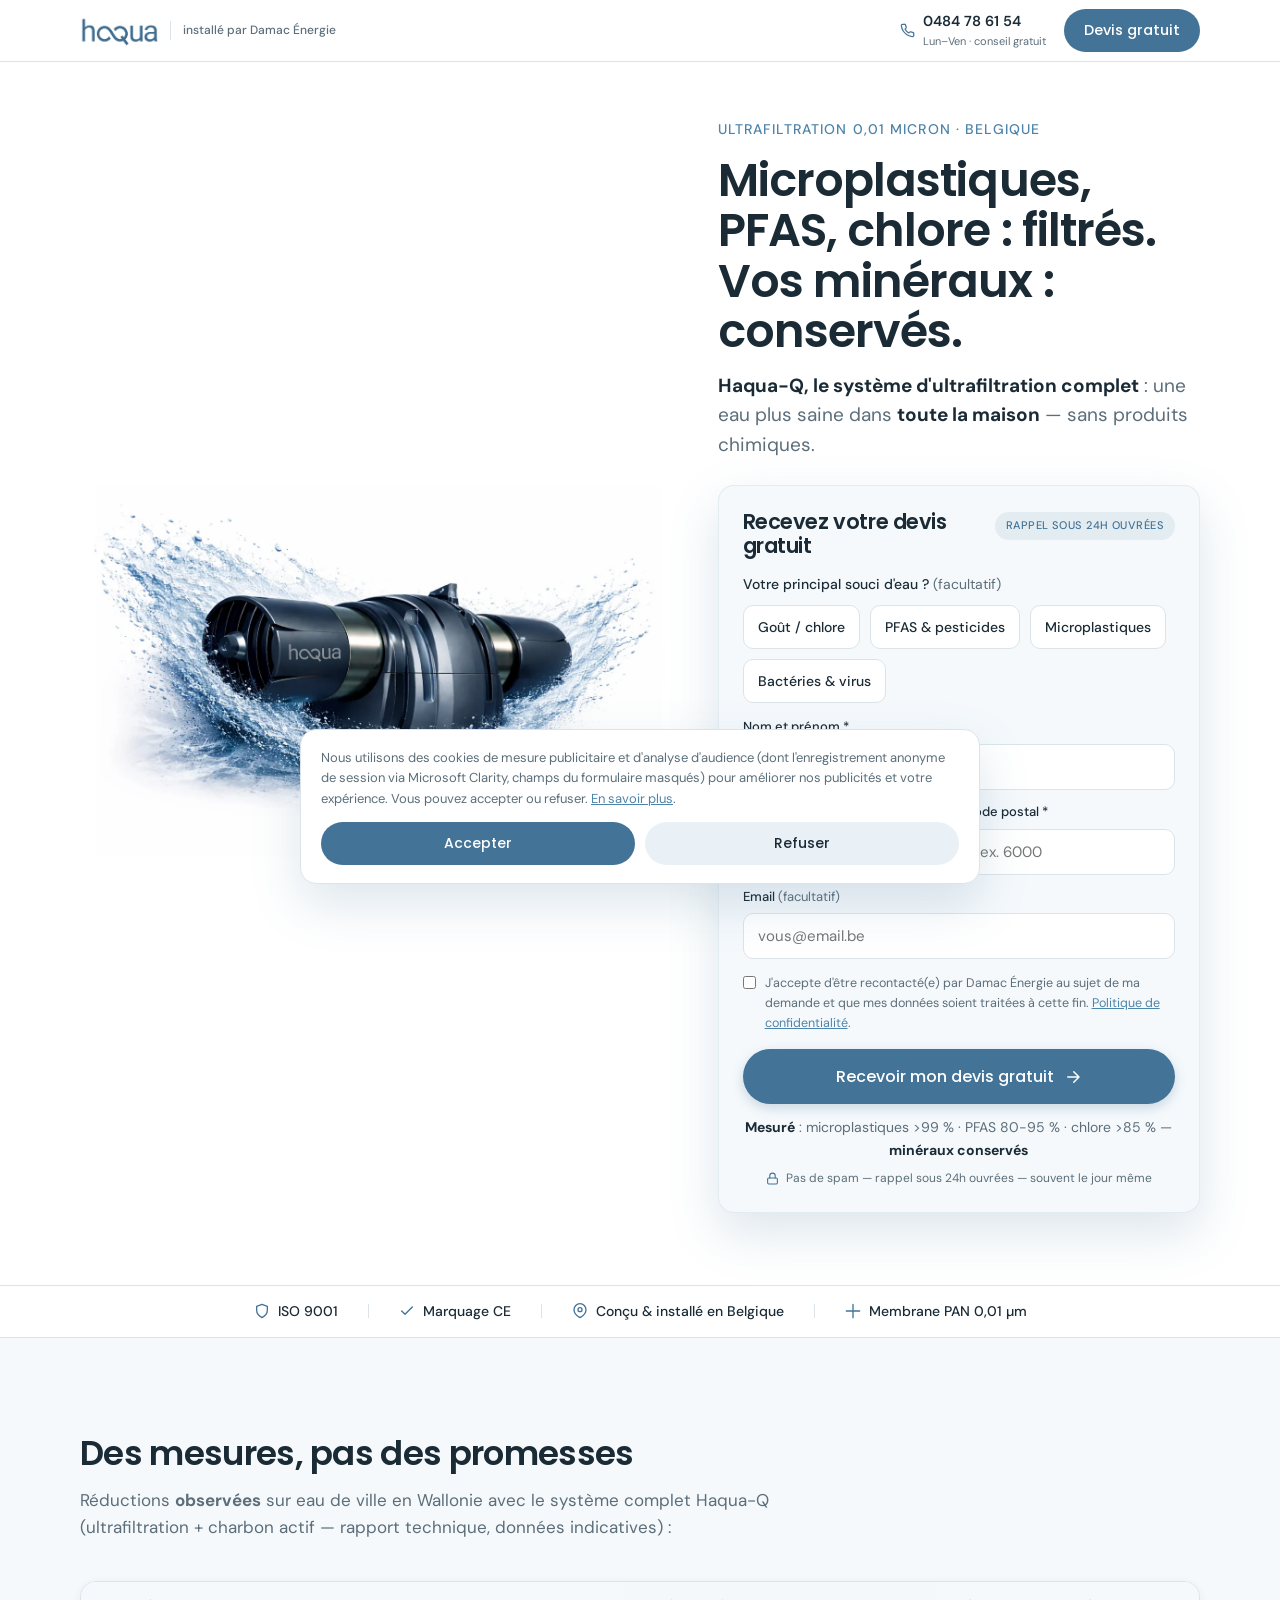
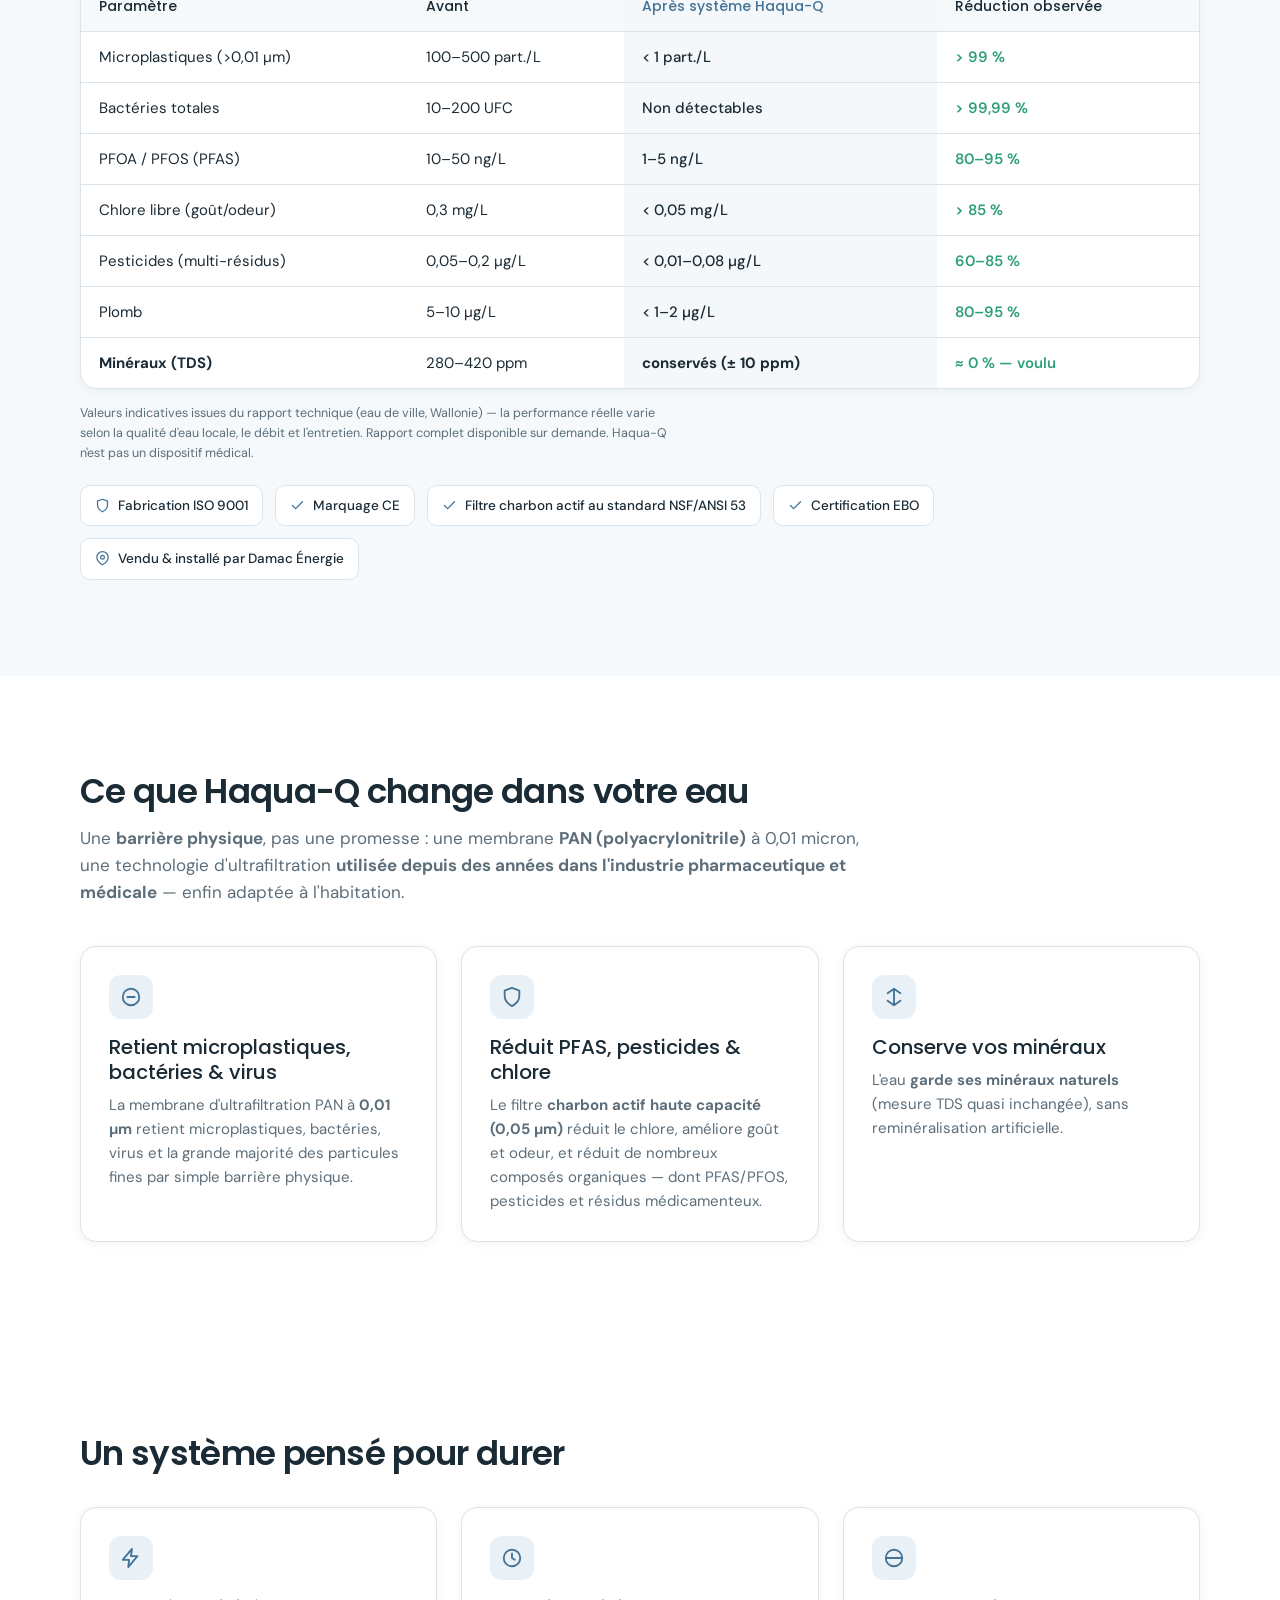
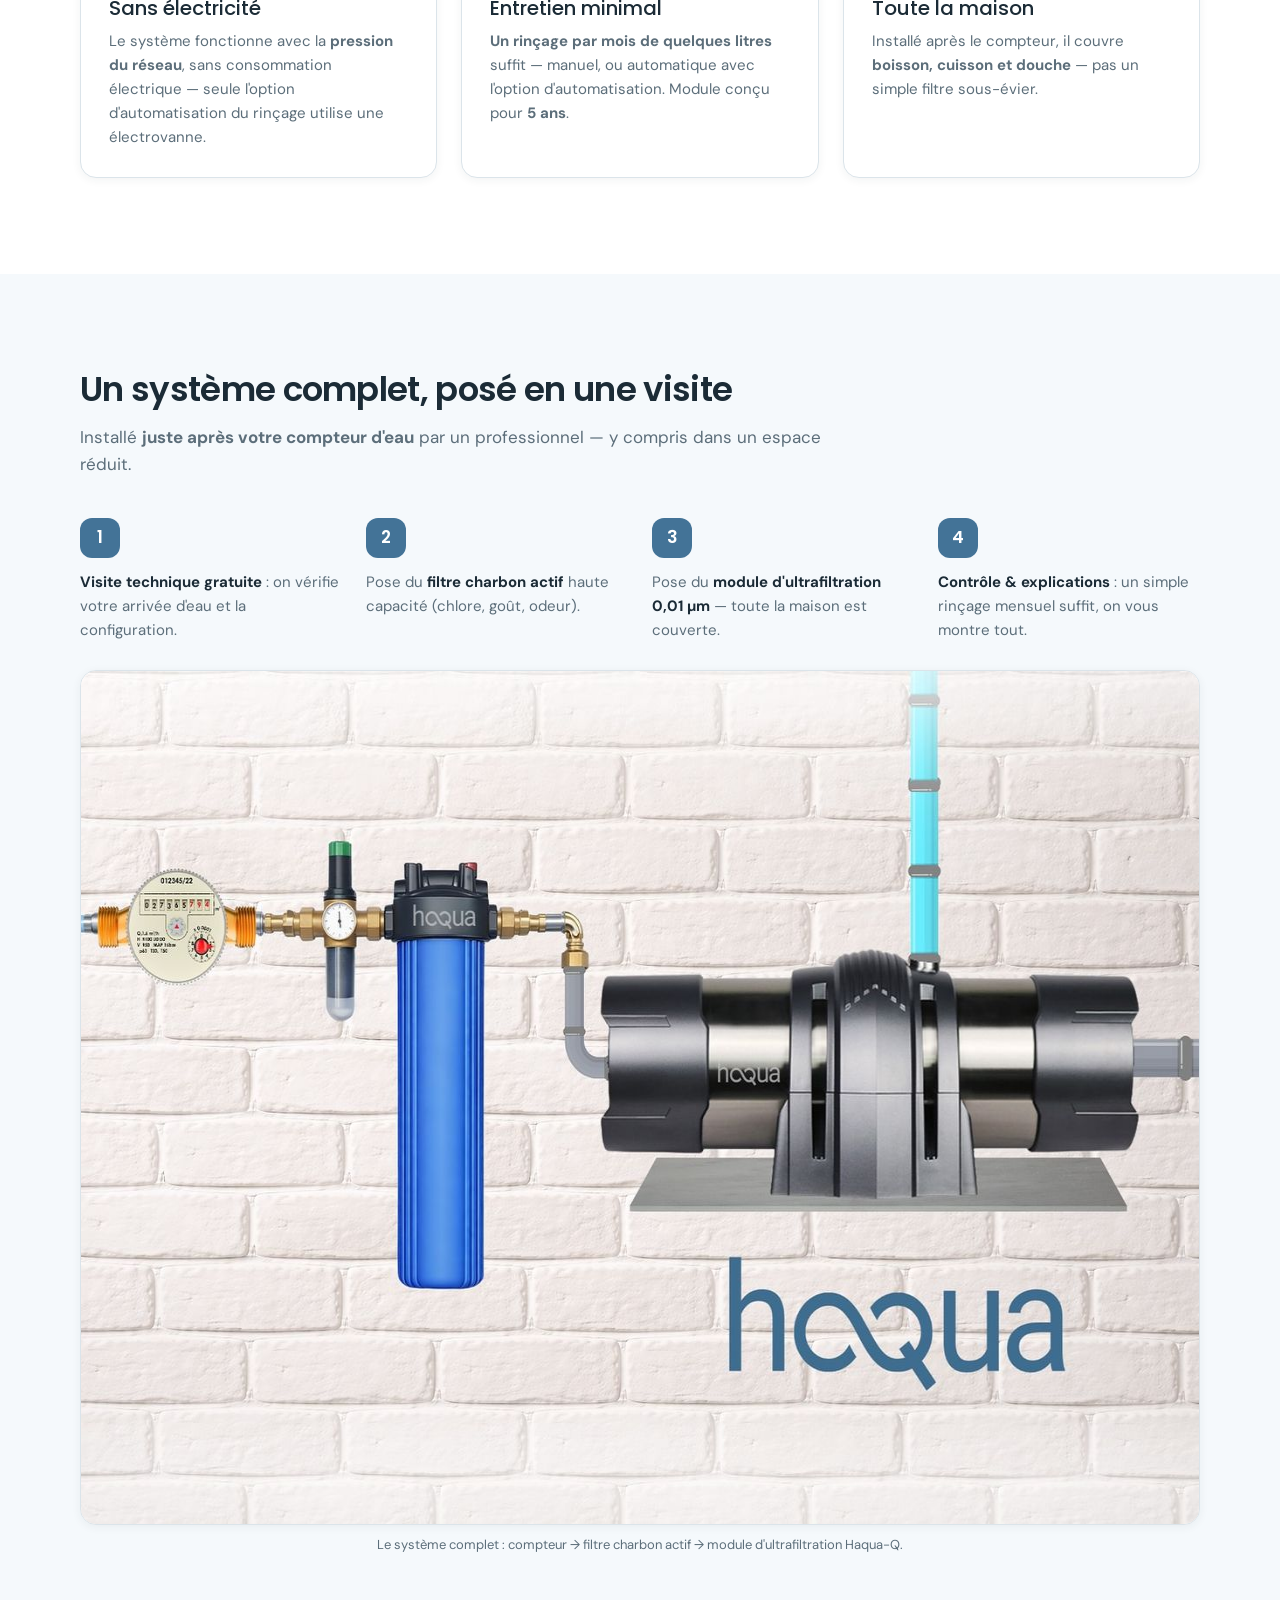
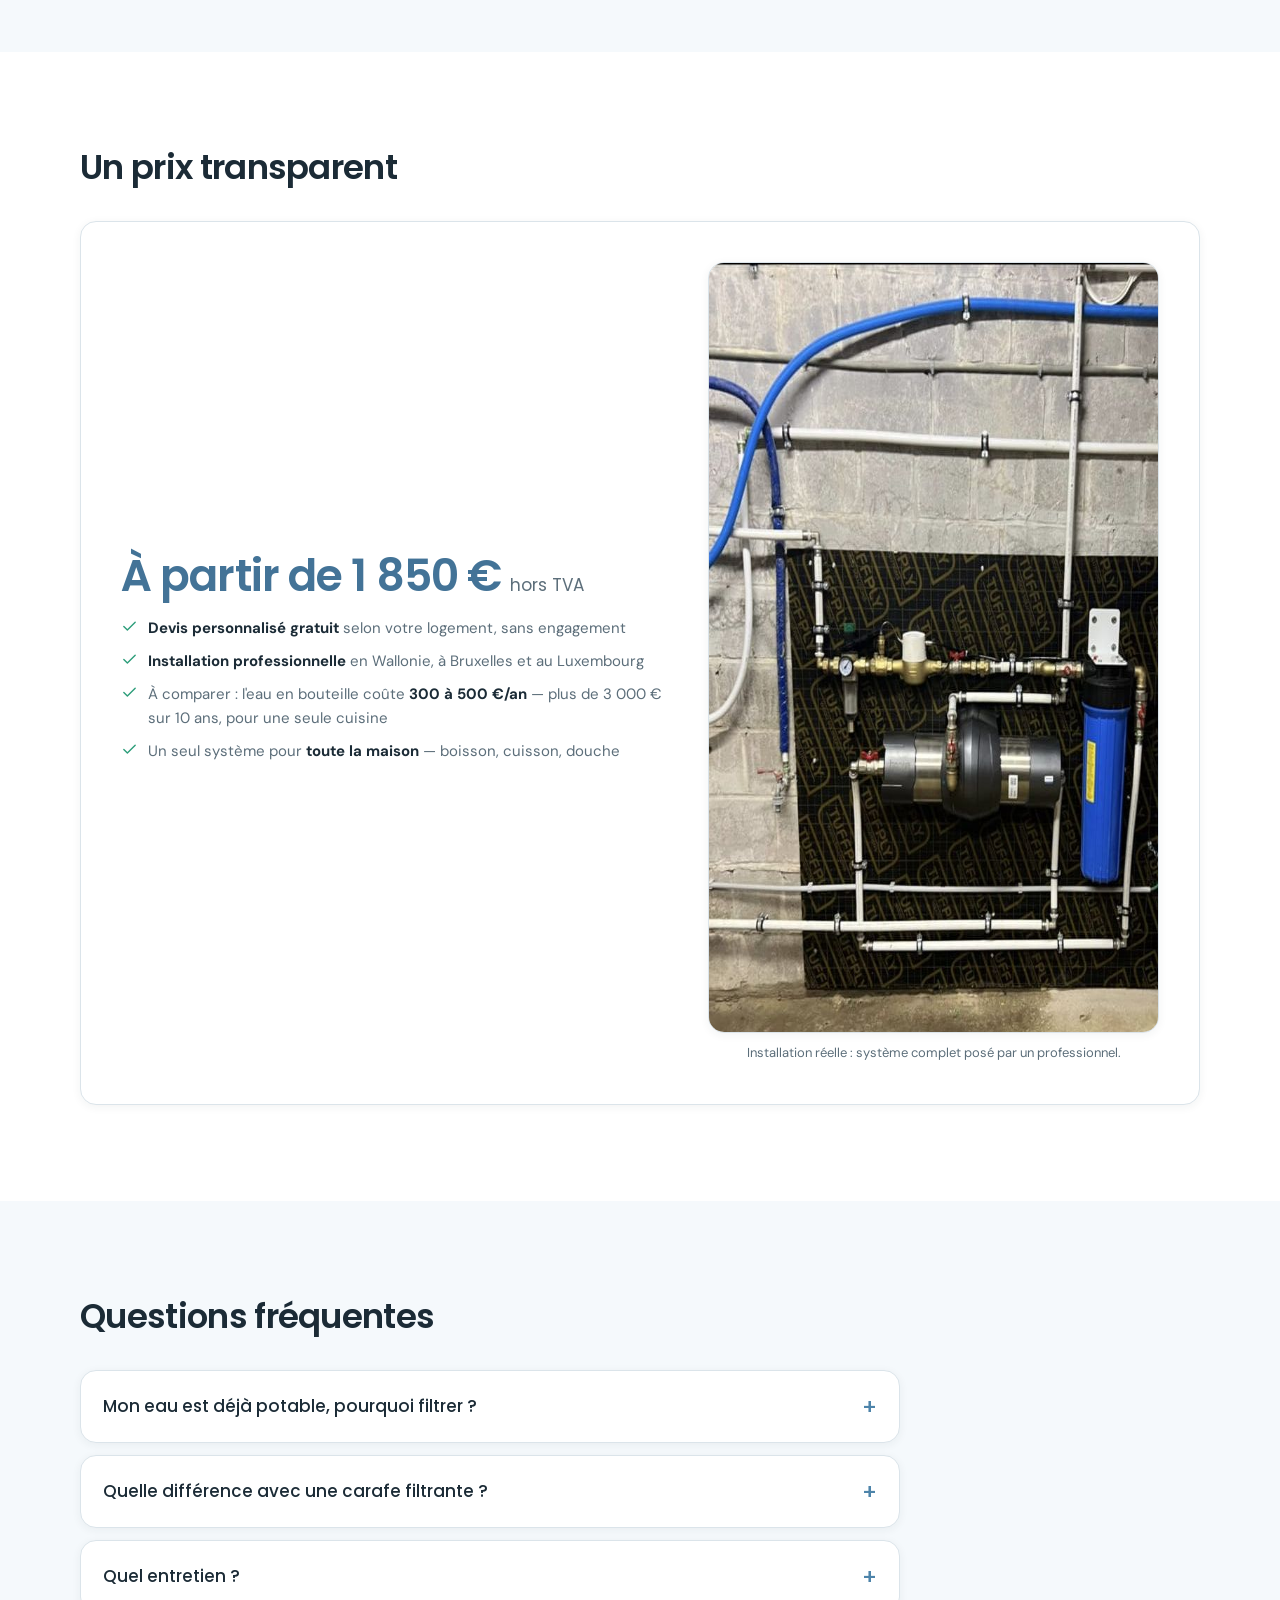
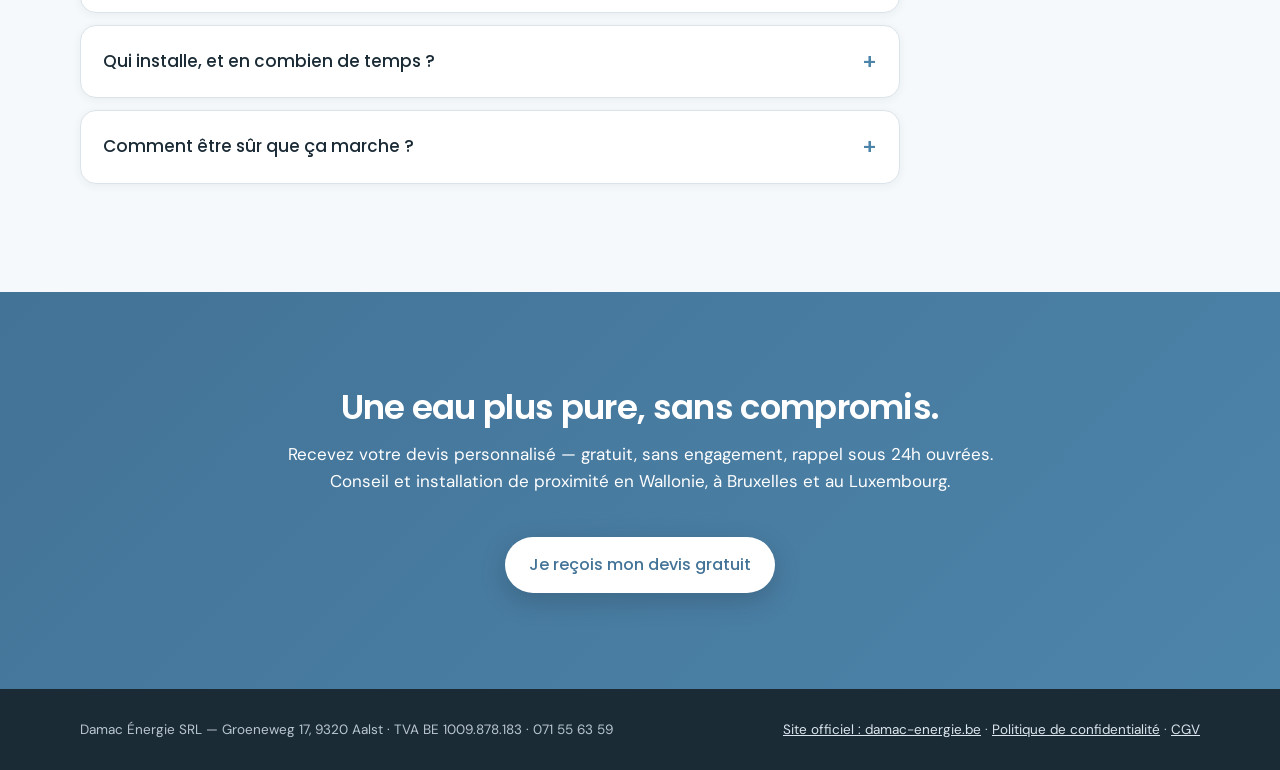
<file: index.html>
<!DOCTYPE html>
<html lang="fr">
<head>
<meta charset="utf-8">
<link rel="icon" href="/favicon.ico" sizes="48x48">
<link rel="icon" type="image/png" sizes="192x192" href="/assets/favicon-192.png">
<link rel="apple-touch-icon" href="/assets/apple-touch-icon.png">
<meta name="viewport" content="width=device-width, initial-scale=1">
<title>Haqua-Q — Système d'ultrafiltration dès 1 850 € HTVA : une eau plus saine, toute la maison | Damac Énergie</title>
<meta name="description" content="À partir de 1 850 € HTVA, toute la maison. Haqua-Q : système d'ultrafiltration belge (membrane PAN 0,01 µm + filtre charbon actif) qui retient microplastiques, bactéries et virus et réduit PFAS, pesticides et chlore — en conservant vos minéraux. Devis gratuit en Wallonie, Bruxelles & Luxembourg.">
<meta property="og:title" content="Haqua-Q — Système d'ultrafiltration dès 1 850 € HTVA, toute la maison">
<meta property="og:description" content="Retient microplastiques, bactéries et virus, réduit PFAS, pesticides et chlore — en conservant vos minéraux. Système belge certifié ISO 9001 & CE. Devis gratuit.">
<meta property="og:image" content="https://eau-pure.damac-energie.be/assets/haqua-hero-splash.jpg">
<meta property="og:url" content="https://eau-pure.damac-energie.be/">
<meta property="og:type" content="website">
<link rel="preconnect" href="https://fonts.googleapis.com">
<link rel="preconnect" href="https://fonts.gstatic.com" crossorigin>
<link rel="stylesheet" href="https://fonts.googleapis.com/css2?family=Poppins:wght@400;500;600&family=DM+Sans:wght@400;500&display=swap">
<noscript><style>.rv{opacity:1!important;transform:none!important}</style></noscript>

<!-- Google Consent Mode v2 : refus par défaut (RGPD) — avant le tag -->
<script>
  window.dataLayer = window.dataLayer || [];
  function gtag(){dataLayer.push(arguments);}
  gtag('consent','default',{
    ad_storage:'denied', ad_user_data:'denied', ad_personalization:'denied',
    analytics_storage:'denied', wait_for_update:500
  });
  gtag('set','url_passthrough',true);
  gtag('set','ads_data_redaction',true);
  // relecture INLINE du choix déjà fait (évite la fenêtre aveugle avant script.js)
  try{ if(localStorage.getItem('damac_consent')==='granted'){
    gtag('consent','update',{ad_storage:'granted',ad_user_data:'granted',ad_personalization:'granted',analytics_storage:'granted'});
  }}catch(e){}
  gtag('js', new Date());
  gtag('config','AW-18269579591');
</script>
<script async src="https://www.googletagmanager.com/gtag/js?id=AW-18269579591"></script>

<!-- Suivi des appels depuis le site (number swap Google Ads) -->
<script>
  gtag('config','AW-18269579591/tCw0CK3us8YcEMfSzodE',{'phone_conversion_number':'0484 78 61 54'});
</script>

<!-- Microsoft Clarity (analyse comportementale) — refus par défaut ; le bandeau passe à 'granted' à l'acceptation -->
<script type="text/javascript">
  (function(c,l,a,r,i,t,y){
    c[a]=c[a]||function(){(c[a].q=c[a].q||[]).push(arguments)};
    t=l.createElement(r);t.async=1;t.src="https://www.clarity.ms/tag/"+i;
    y=l.getElementsByTagName(r)[0];y.parentNode.insertBefore(t,y);
  })(window, document, "clarity", "script", "xeqaxxv227");
  clarity('consentv2', { ad_Storage:'denied', analytics_Storage:'denied' });
</script>

<link rel="stylesheet" href="assets/style.css">
</head>
<body>

<!-- S0 · Nav sticky -->
<header class="topbar"><div class="wrap">
  <div class="brand">
    <img src="assets/haqua-logo-officiel.png" alt="Haqua" width="702" height="270">
    <small>installé par Damac Énergie</small>
  </div>
  <div class="nav-actions">
    <a class="phone" href="tel:+32484786154">
      <svg viewBox="0 0 24 24" stroke-width="2" stroke-linecap="round" stroke-linejoin="round" aria-hidden="true"><path d="M22 16.92v3a2 2 0 0 1-2.18 2 19.79 19.79 0 0 1-8.63-3.07 19.5 19.5 0 0 1-6-6 19.79 19.79 0 0 1-3.07-8.67A2 2 0 0 1 4.11 2h3a2 2 0 0 1 2 1.72c.13.96.36 1.9.7 2.81a2 2 0 0 1-.45 2.11L8.09 9.91a16 16 0 0 0 6 6l1.27-1.27a2 2 0 0 1 2.11-.45c.91.34 1.85.57 2.81.7A2 2 0 0 1 22 16.92z"/></svg>
      <span>0484 78 61 54<small>Lun–Ven · conseil gratuit</small></span>
    </a>
    <a class="pill" href="#lead-form">Devis gratuit</a>
  </div>
</div></header>

<!-- S1 · HERO (split 55/45) -->
<section class="hero"><div class="wrap hero-grid">
  <div class="hero-visual">
    <picture>
      <source srcset="assets/haqua-hero-splash.webp" type="image/webp">
      <img src="assets/haqua-hero-splash.jpg" alt="Système d'ultrafiltration HAQUA-Q dans une éclaboussure d'eau pure"
           width="1240" height="827" loading="eager" fetchpriority="high">
    </picture>
  </div>
  <div class="hero-copy">
    <span class="eyebrow">Ultrafiltration 0,01 micron · Belgique</span>
    <h1>Microplastiques, PFAS, chlore&nbsp;: filtrés. Vos minéraux&nbsp;: conservés.</h1>
    <p class="lede"><b>Haqua-Q, le système d'ultrafiltration complet</b> : une eau plus saine dans <b>toute la maison</b> — sans produits chimiques.</p>

    <form id="lead-form" class="form-card" data-produit="Haqua-Q — Purification" novalidate>
      <div class="form-head">
        <h2>Recevez votre devis gratuit</h2>
        <span class="badge">Rappel sous 24h ouvrées</span>
      </div>
      <span class="steplabel">Votre principal souci d'eau&nbsp;? <span style="color:var(--gris);font-weight:400">(facultatif)</span></span>
      <div class="chips" role="group" aria-label="Votre principal souci d'eau" style="margin-bottom:14px">
        <button type="button" class="chip" data-souci="Goût / chlore">Goût / chlore</button>
        <button type="button" class="chip" data-souci="PFAS & pesticides">PFAS &amp; pesticides</button>
        <button type="button" class="chip" data-souci="Microplastiques">Microplastiques</button>
        <button type="button" class="chip" data-souci="Bactéries & virus">Bactéries &amp; virus</button>
      </div>
      <div>
        <div class="form-grid">
          <div class="field full"><label for="nom">Nom et prénom *</label>
            <input id="nom" name="nom" type="text" autocomplete="name" placeholder="Ex. Jean Dubois" required></div>
          <div class="field"><label for="tel">Téléphone *</label>
            <input id="tel" name="telephone" type="tel" autocomplete="tel" placeholder="+32 4xx xx xx xx" required></div>
          <div class="field"><label for="cp">Code postal *</label>
            <input id="cp" name="code_postal" type="text" inputmode="numeric" placeholder="ex. 6000" required></div>
          <div class="field full"><label for="email">Email <span style="color:var(--gris);font-weight:400">(facultatif)</span></label>
            <input id="email" name="email" type="email" autocomplete="email" placeholder="vous@email.be"></div>
        </div>
        <label class="consent"><input id="consent" type="checkbox" name="consentement" value="oui">
          <span>J'accepte d'être recontacté(e) par Damac Énergie au sujet de ma demande et que mes données soient traitées à cette fin. <a href="politique-confidentialite.html" target="_blank">Politique de confidentialité</a>.</span></label>
        <button type="submit" class="btn">Recevoir mon devis gratuit
          <svg viewBox="0 0 24 24" stroke-width="2" stroke-linecap="round" stroke-linejoin="round" aria-hidden="true"><path d="M5 12h14M13 5l7 7-7 7"/></svg></button>
        <p class="err" id="form-err" role="alert"></p>
      </div>

      <p class="price-anchor"><b>Mesuré</b> : microplastiques &gt;99 % · PFAS 80-95 % · chlore &gt;85 % — <b>minéraux conservés</b></p>
      <p class="form-note"><svg viewBox="0 0 24 24" stroke-width="2" stroke-linecap="round" stroke-linejoin="round" aria-hidden="true"><rect x="3" y="11" width="18" height="11" rx="2"/><path d="M7 11V7a5 5 0 0 1 10 0v4"/></svg> Pas de spam — rappel sous 24h ouvrées — souvent le jour même</p>

      <div style="position:absolute;left:-9999px;top:-9999px" aria-hidden="true">
        <label for="website">Ne pas remplir</label>
        <input type="text" id="website" name="website" tabindex="-1" autocomplete="off">
      </div>
      <input type="hidden" id="souci" name="message" value="">
      <input type="hidden" id="consent_ads" name="consent_ads" value="unset">
      <input type="hidden" id="utm_content" name="utm_content">
      <input type="hidden" id="utm_adgroup" name="utm_adgroup">
      <input type="hidden" id="gclid" name="gclid">
      <input type="hidden" id="gbraid" name="gbraid">
      <input type="hidden" id="wbraid" name="wbraid">
      <input type="hidden" id="utm_source" name="utm_source">
      <input type="hidden" id="utm_medium" name="utm_medium">
      <input type="hidden" id="utm_campaign" name="utm_campaign">
      <input type="hidden" id="utm_term" name="utm_term">
      <input type="hidden" id="page_origine" name="page_origine">
      <input type="hidden" id="referrer" name="referrer">
      <input type="hidden" name="produit" value="Haqua-Q — Purification">
    </form>
  </div>
</div></section>

<!-- Trust strip -->
<div class="trust"><div class="wrap">
  <div class="item"><svg viewBox="0 0 24 24" stroke-width="2" stroke-linecap="round" stroke-linejoin="round" aria-hidden="true"><path d="M12 2 4 5v6c0 5 3.4 8.5 8 11 4.6-2.5 8-6 8-11V5l-8-3z"/></svg> ISO 9001</div>
  <div class="sep"></div>
  <div class="item"><svg viewBox="0 0 24 24" stroke-width="2" stroke-linecap="round" stroke-linejoin="round" aria-hidden="true"><path d="M20 6 9 17l-5-5"/></svg> Marquage CE</div>
  <div class="sep"></div>
  <div class="item"><svg viewBox="0 0 24 24" stroke-width="2" stroke-linecap="round" stroke-linejoin="round" aria-hidden="true"><path d="M21 10c0 7-9 12-9 12s-9-5-9-12a9 9 0 0 1 18 0z"/><circle cx="12" cy="10" r="3"/></svg> Conçu &amp; installé en Belgique</div>
  <div class="sep"></div>
  <div class="item"><svg viewBox="0 0 24 24" stroke-width="2" stroke-linecap="round" stroke-linejoin="round" aria-hidden="true"><path d="M12 2v20M2 12h20"/></svg> Membrane PAN 0,01 µm</div>
</div></div>

<!-- S3 · Preuve centrale -->
<section class="alt" id="preuves"><div class="wrap">
  <h2 class="rv">Des mesures, pas des promesses</h2>
  <p class="st rv">Réductions <b>observées</b> sur eau de ville en Wallonie avec le système complet Haqua-Q (ultrafiltration + charbon actif — rapport technique, données indicatives)&nbsp;:</p>
  <div class="tablewrap rv">
  <table class="compare">
    <thead><tr><th>Paramètre</th><th>Avant</th><th class="us">Après système Haqua-Q</th><th>Réduction observée</th></tr></thead>
    <tbody>
      <tr><td>Microplastiques (&gt;0,01 µm)</td><td>100–500 part./L</td><td class="us">&lt; 1 part./L</td><td class="ok">&gt; 99 %</td></tr>
      <tr><td>Bactéries totales</td><td>10–200 UFC</td><td class="us">Non détectables</td><td class="ok">&gt; 99,99 %</td></tr>
      <tr><td>PFOA / PFOS (PFAS)</td><td>10–50 ng/L</td><td class="us">1–5 ng/L</td><td class="ok">80–95 %</td></tr>
      <tr><td>Chlore libre (goût/odeur)</td><td>0,3 mg/L</td><td class="us">&lt; 0,05 mg/L</td><td class="ok">&gt; 85 %</td></tr>
      <tr><td>Pesticides (multi-résidus)</td><td>0,05–0,2 µg/L</td><td class="us">&lt; 0,01–0,08 µg/L</td><td class="ok">60–85 %</td></tr>
      <tr><td>Plomb</td><td>5–10 µg/L</td><td class="us">&lt; 1–2 µg/L</td><td class="ok">80–95 %</td></tr>
      <tr><td><b>Minéraux (TDS)</b></td><td>280–420 ppm</td><td class="us"><b>conservés (± 10 ppm)</b></td><td class="ok">≈ 0 % — voulu</td></tr>
    </tbody>
  </table>
  </div>
  <p class="micro">Valeurs indicatives issues du rapport technique (eau de ville, Wallonie) — la performance réelle varie selon la qualité d'eau locale, le débit et l'entretien. Rapport complet disponible sur demande. Haqua-Q n'est pas un dispositif médical.</p>
  <div class="badges rv">
    <span><svg viewBox="0 0 24 24" stroke-width="2" stroke-linecap="round" stroke-linejoin="round"><path d="M12 2 4 5v6c0 5 3.4 8.5 8 11 4.6-2.5 8-6 8-11V5l-8-3z"/></svg> Fabrication ISO 9001</span>
    <span><svg viewBox="0 0 24 24" stroke-width="2" stroke-linecap="round" stroke-linejoin="round"><path d="M20 6 9 17l-5-5"/></svg> Marquage CE</span>
    <span><svg viewBox="0 0 24 24" stroke-width="2" stroke-linecap="round" stroke-linejoin="round"><path d="M20 6 9 17l-5-5"/></svg> Filtre charbon actif au standard NSF/ANSI 53</span>
    <span><svg viewBox="0 0 24 24" stroke-width="2" stroke-linecap="round" stroke-linejoin="round"><path d="M20 6 9 17l-5-5"/></svg> Certification EBO</span>
    <span><svg viewBox="0 0 24 24" stroke-width="2" stroke-linecap="round" stroke-linejoin="round"><path d="M21 10c0 7-9 12-9 12s-9-5-9-12a9 9 0 0 1 18 0z"/><circle cx="12" cy="10" r="3"/></svg> Vendu &amp; installé par Damac Énergie</span>
  </div>
</div></section>

<!-- S2 · Ce que Haqua-Q retire -->
<section><div class="wrap">
  <h2 class="rv">Ce que Haqua-Q change dans votre eau</h2>
  <p class="st rv">Une <b>barrière physique</b>, pas une promesse : une membrane <b>PAN (polyacrylonitrile)</b> à 0,01 micron, une technologie d'ultrafiltration <b>utilisée depuis des années dans l'industrie pharmaceutique et médicale</b> — enfin adaptée à l'habitation.</p>
  <div class="cards3">
    <div class="card rv"><div class="ico"><svg viewBox="0 0 24 24" stroke-width="2" stroke-linecap="round" stroke-linejoin="round"><circle cx="12" cy="12" r="9"/><path d="M8 12h8"/></svg></div>
      <h3>Retient microplastiques, bactéries &amp; virus</h3><p>La membrane d'ultrafiltration PAN à <b>0,01 µm</b> retient microplastiques, bactéries, virus et la grande majorité des particules fines par simple barrière physique.</p></div>
    <div class="card rv"><div class="ico"><svg viewBox="0 0 24 24" stroke-width="2" stroke-linecap="round" stroke-linejoin="round"><path d="M12 2 4 5v6c0 5 3.4 8.5 8 11 4.6-2.5 8-6 8-11V5l-8-3z"/></svg></div>
      <h3>Réduit PFAS, pesticides &amp; chlore</h3><p>Le filtre <b>charbon actif haute capacité (0,05 µm)</b> réduit le chlore, améliore goût et odeur, et réduit de nombreux composés organiques — dont PFAS/PFOS, pesticides et résidus médicamenteux.</p></div>
    <div class="card rv"><div class="ico"><svg viewBox="0 0 24 24" stroke-width="2" stroke-linecap="round" stroke-linejoin="round"><path d="M12 3v18M5 8l7-5 7 5M5 16l7 5 7-5"/></svg></div>
      <h3>Conserve vos minéraux</h3><p>L'eau <b>garde ses minéraux naturels</b> (mesure TDS quasi inchangée), sans reminéralisation artificielle.</p></div>
  </div>
</div></section>


<!-- S4 · Points forts du système (positif, sans comparaison) -->
<section><div class="wrap">
  <h2 class="rv">Un système pensé pour durer</h2>
  <div class="cards3" style="margin-top:34px">
    <div class="card rv"><div class="ico"><svg viewBox="0 0 24 24" stroke-width="2" stroke-linecap="round" stroke-linejoin="round"><path d="M13 2 3 14h7l-1 8 10-12h-7l1-8z"/></svg></div>
      <h3>Sans électricité</h3><p>Le système fonctionne avec la <b>pression du réseau</b>, sans consommation électrique — seule l'option d'automatisation du rinçage utilise une électrovanne.</p></div>
    <div class="card rv"><div class="ico"><svg viewBox="0 0 24 24" stroke-width="2" stroke-linecap="round" stroke-linejoin="round"><circle cx="12" cy="12" r="9"/><path d="M12 7v5l3 2"/></svg></div>
      <h3>Entretien minimal</h3><p><b>Un rinçage par mois de quelques litres</b> suffit — manuel, ou automatique avec l'option d'automatisation. Module conçu pour <b>5 ans</b>.</p></div>
    <div class="card rv"><div class="ico"><svg viewBox="0 0 24 24" stroke-width="2" stroke-linecap="round" stroke-linejoin="round"><path d="M3 12h18M3 12c0-5 4-9 9-9s9 4 9 9-4 9-9 9-9-4-9-9z"/></svg></div>
      <h3>Toute la maison</h3><p>Installé après le compteur, il couvre <b>boisson, cuisson et douche</b> — pas un simple filtre sous-évier.</p></div>
  </div>
</div></section>

<!-- S4b · Installation / système complet -->
<section class="alt"><div class="wrap">
  <h2 class="rv">Un système complet, posé en une visite</h2>
  <p class="st rv">Installé <b>juste après votre compteur d'eau</b> par un professionnel — y compris dans un espace réduit.</p>
  <div class="steps">
    <div class="step rv"><div class="n">1</div><p><b>Visite technique gratuite</b> : on vérifie votre arrivée d'eau et la configuration.</p></div>
    <div class="step rv"><div class="n">2</div><p>Pose du <b>filtre charbon actif</b> haute capacité (chlore, goût, odeur).</p></div>
    <div class="step rv"><div class="n">3</div><p>Pose du <b>module d'ultrafiltration 0,01 µm</b> — toute la maison est couverte.</p></div>
    <div class="step rv"><div class="n">4</div><p><b>Contrôle & explications</b> : un simple rinçage mensuel suffit, on vous montre tout.</p></div>
  </div>
  <div class="figure rv">
    <img src="assets/schema-installation.jpg" alt="Schéma d'installation : compteur d'eau, filtre charbon actif, module d'ultrafiltration Haqua-Q" width="1280" height="853" loading="lazy">
  </div>
  <p class="figcap">Le système complet : compteur → filtre charbon actif → module d'ultrafiltration Haqua-Q.</p>
</div></section>

<!-- S5 · Prix & réassurance -->
<section id="prix"><div class="wrap">
  <h2 class="rv">Un prix transparent</h2>
  <div class="pricebox rv" style="margin-top:34px">
    <div>
      <div class="amount">À partir de 1 850 € <small>hors TVA</small></div>
      <ul>
        <li><svg viewBox="0 0 24 24" stroke-width="2" stroke-linecap="round" stroke-linejoin="round"><path d="M20 6 9 17l-5-5"/></svg><span><b>Devis personnalisé gratuit</b> selon votre logement, sans engagement</span></li>
        <li><svg viewBox="0 0 24 24" stroke-width="2" stroke-linecap="round" stroke-linejoin="round"><path d="M20 6 9 17l-5-5"/></svg><span><b>Installation professionnelle</b> en Wallonie, à Bruxelles et au Luxembourg</span></li>
        <li><svg viewBox="0 0 24 24" stroke-width="2" stroke-linecap="round" stroke-linejoin="round"><path d="M20 6 9 17l-5-5"/></svg><span>À comparer&nbsp;: l'eau en bouteille coûte <b>300 à 500 €/an</b> — plus de 3 000 € sur 10 ans, pour une seule cuisine</span></li>
        <li><svg viewBox="0 0 24 24" stroke-width="2" stroke-linecap="round" stroke-linejoin="round"><path d="M20 6 9 17l-5-5"/></svg><span>Un seul système pour <b>toute la maison</b> — boisson, cuisson, douche</span></li>
      </ul>
    </div>
    <div>
      <div class="figure"><img src="assets/installation-pro.jpg" alt="Installation professionnelle d'un système Haqua-Q complet : réducteur de pression, compteur, module d'ultrafiltration et filtre charbon actif" width="640" height="769" loading="lazy"></div>
      <p class="figcap">Installation réelle : système complet posé par un professionnel.</p>
    </div>
  </div>
</div></section>

<!-- S7 · FAQ -->
<section class="alt" id="faq"><div class="wrap">
  <h2 class="rv">Questions fréquentes</h2>
  <div class="faq" style="margin-top:34px">
    <details class="rv"><summary>Mon eau est déjà potable, pourquoi filtrer&nbsp;?</summary>
      <p>Elle l'est — et Haqua-Q n'est pas là pour dire le contraire. C'est une <b>barrière supplémentaire</b> contre ce que les normes tolèrent encore (microplastiques, traces de PFAS et de pesticides) et contre le goût du chlore. Une question de confort et de tranquillité sur 10 ou 20 ans.</p></details>
    <details class="rv"><summary>Quelle différence avec une carafe filtrante&nbsp;?</summary>
      <p>Une carafe traite un litre à la fois, au charbon seul, avec des cartouches à racheter sans fin — et ne retient ni bactéries ni microplastiques fins. Haqua-Q traite <b>toute la maison</b> avec une membrane à 0,01 µm.</p></details>
    <details class="rv"><summary>Quel entretien&nbsp;?</summary>
      <p><b>Un rinçage par mois de quelques litres</b> suffit à entretenir le module — 4 à 5 minutes, manuellement ou automatiquement (option d'automatisation). Le module est conçu pour <b>5 ans</b> ; la cartouche du filtre charbon actif se remplace périodiquement, une manipulation simple.</p></details>
    <details class="rv"><summary>Qui installe, et en combien de temps&nbsp;?</summary>
      <p>Un professionnel, juste après votre compteur d'eau — y compris dans un espace réduit. La visite technique et le devis sont gratuits, en Wallonie, à Bruxelles et au Luxembourg.</p></details>
    <details class="rv"><summary>Comment être sûr que ça marche&nbsp;?</summary>
      <p>Le système est documenté&nbsp;: rapport technique avec mesures avant/après (voir tableau plus haut), fabrication ISO 9001, marquage CE. Les documents sont consultables sur demande.</p></details>
  </div>
</div></section>

<!-- S8 · CTA final -->
<section class="cta-band"><div class="wrap">
  <h2 class="rv">Une eau plus pure, sans compromis.</h2>
  <p class="rv">Recevez votre devis personnalisé — gratuit, sans engagement, rappel sous 24h ouvrées. Conseil et installation de proximité en Wallonie, à Bruxelles et au Luxembourg.</p>
  <a href="#lead-form" class="btn rv">Je reçois mon devis gratuit</a>
</div></section>

<!-- S9 · Footer -->
<footer><div class="wrap">
  <div>Damac Énergie SRL — Groeneweg 17, 9320 Aalst · TVA BE 1009.878.183 · 071 55 63 59</div>
  <div><a href="https://www.damac-energie.be/" target="_blank" rel="noopener">Site officiel : damac-energie.be</a> · <a href="politique-confidentialite.html">Politique de confidentialité</a> · <a href="https://www.damac-energie.be/cgv" target="_blank" rel="noopener">CGV</a></div>
</div></footer>

<!-- Barre d'appel mobile -->
<div class="callbar">
  <a href="tel:+32484786154"><svg viewBox="0 0 24 24" fill="none" stroke="currentColor" stroke-width="2" stroke-linecap="round" stroke-linejoin="round" aria-hidden="true"><path d="M22 16.92v3a2 2 0 0 1-2.18 2 19.79 19.79 0 0 1-8.63-3.07 19.5 19.5 0 0 1-6-6 19.79 19.79 0 0 1-3.07-8.67A2 2 0 0 1 4.11 2h3a2 2 0 0 1 2 1.72c.13.96.36 1.9.7 2.81a2 2 0 0 1-.45 2.11L8.09 9.91a16 16 0 0 0 6 6l1.27-1.27a2 2 0 0 1 2.11-.45c.91.34 1.85.57 2.81.7A2 2 0 0 1 22 16.92z"/></svg>0484 78 61 54</a>
  <a href="https://wa.me/32484786154?text=Bonjour%2C%20je%20souhaite%20un%20devis%20Haqua-Q%20(purification%20d%27eau)" target="_blank" rel="noopener"><svg viewBox="0 0 24 24" fill="none" stroke="currentColor" stroke-width="2" stroke-linecap="round" stroke-linejoin="round" aria-hidden="true"><path d="M21 11.5a8.38 8.38 0 0 1-.9 3.8 8.5 8.5 0 0 1-7.6 4.7 8.38 8.38 0 0 1-3.8-.9L3 21l1.9-5.7a8.38 8.38 0 0 1-.9-3.8 8.5 8.5 0 0 1 4.7-7.6 8.38 8.38 0 0 1 3.8-.9h.5a8.48 8.48 0 0 1 8 8v.5z"/></svg>WhatsApp</a>
  <a class="alt2" href="#lead-form"><svg viewBox="0 0 24 24" fill="none" stroke="currentColor" stroke-width="2" stroke-linecap="round" stroke-linejoin="round" aria-hidden="true"><path d="M11 4H4a2 2 0 0 0-2 2v14a2 2 0 0 0 2 2h14a2 2 0 0 0 2-2v-7"/><path d="M18.5 2.5a2.12 2.12 0 0 1 3 3L12 15l-4 1 1-4 9.5-9.5z"/></svg>Mon devis</a>
</div>

<!-- Bandeau cookies -->
<div id="cookie">
  <p>Nous utilisons des cookies de mesure publicitaire et d'analyse d'audience (dont l'enregistrement anonyme de session via Microsoft Clarity, champs du formulaire masqués) pour améliorer nos publicités et votre expérience. Vous pouvez accepter ou refuser. <a href="politique-confidentialite.html" target="_blank">En savoir plus</a>.</p>
  <div class="row">
    <button class="ok" id="cookie-ok">Accepter</button>
    <button class="no" id="cookie-no">Refuser</button>
  </div>
</div>

<script src="assets/script.js"></script>
<script>
/* Chips facultatives (qualification du souci, part dans la fiche Odoo) + reveal au scroll */
document.addEventListener("DOMContentLoaded", function(){
  var souci=document.getElementById("souci");
  document.querySelectorAll(".chip").forEach(function(ch){
    ch.addEventListener("click", function(){
      var was = ch.classList.contains("on");
      document.querySelectorAll(".chip").forEach(function(c){c.classList.remove("on")});
      if(was){ souci.value=""; return; }
      ch.classList.add("on");
      souci.value = "Souci principal : " + ch.getAttribute("data-souci");
    });
  });

  /* Reveal (IntersectionObserver) — respecte prefers-reduced-motion via CSS */
  if ("IntersectionObserver" in window){
    var io = new IntersectionObserver(function(entries){
      entries.forEach(function(e,i){
        if(e.isIntersecting){ setTimeout(function(){ e.target.classList.add("in"); }, (i%4)*60); io.unobserve(e.target); }
      });
    }, {threshold:.12});
    document.querySelectorAll(".rv").forEach(function(el){ io.observe(el); });
  } else {
    document.querySelectorAll(".rv").forEach(function(el){ el.classList.add("in"); });
  }
});
</script>
</body>
</html>
</file>
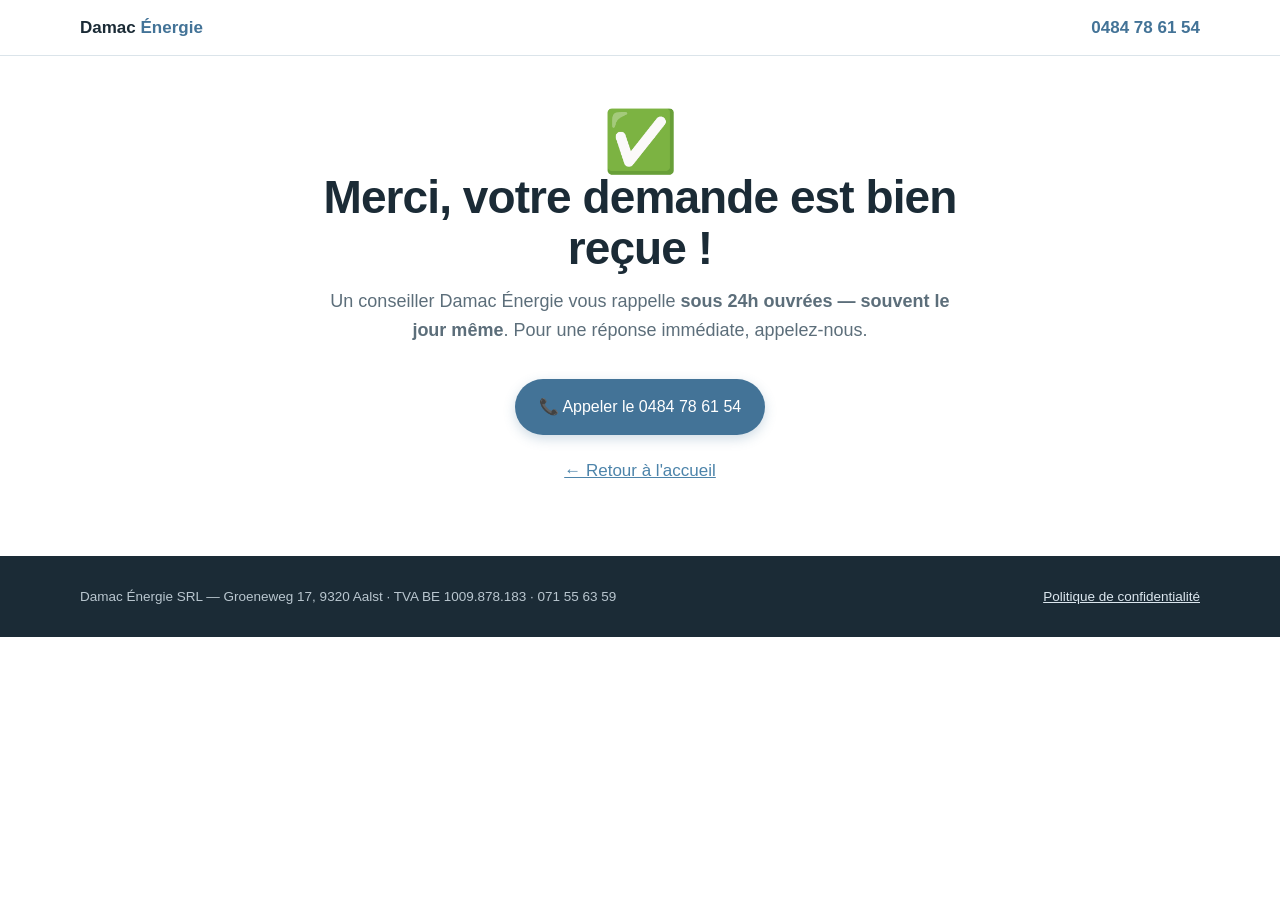
<file: merci.html>
<!DOCTYPE html>
<html lang="fr">
<head>
<meta charset="utf-8">
<link rel="icon" href="/favicon.ico" sizes="48x48">
<link rel="icon" type="image/png" sizes="192x192" href="/assets/favicon-192.png">
<link rel="apple-touch-icon" href="/assets/apple-touch-icon.png">
<meta name="viewport" content="width=device-width, initial-scale=1">
<title>Merci — votre demande est bien reçue | Damac Énergie</title>
<meta name="robots" content="noindex">

<!-- Consent Mode v2 : défaut refusé + relecture INLINE du choix (avant le tag) -->
<script>
  window.dataLayer = window.dataLayer || [];
  function gtag(){dataLayer.push(arguments);}
  gtag('consent','default',{
    ad_storage:'denied', ad_user_data:'denied', ad_personalization:'denied',
    analytics_storage:'denied', wait_for_update:500
  });
  gtag('set','url_passthrough',true);
  gtag('set','ads_data_redaction',true);
  try{ if(localStorage.getItem('damac_consent')==='granted'){
    gtag('consent','update',{ad_storage:'granted',ad_user_data:'granted',ad_personalization:'granted',analytics_storage:'granted'});
  }}catch(e){}
  gtag('js', new Date());
  gtag('config','AW-18269579591');
  // number swap aussi sur cette page (même numéro que la landing)
  gtag('config','AW-18269579591/tCw0CK3us8YcEMfSzodE',{'phone_conversion_number':'0484 78 61 54'});
</script>
<script async src="https://www.googletagmanager.com/gtag/js?id=AW-18269579591"></script>

<!-- Clarity (aligné consentement) -->
<script type="text/javascript">
  (function(c,l,a,r,i,t,y){
    c[a]=c[a]||function(){(c[a].q=c[a].q||[]).push(arguments)};
    t=l.createElement(r);t.async=1;t.src="https://www.clarity.ms/tag/"+i;
    y=l.getElementsByTagName(r)[0];y.parentNode.insertBefore(t,y);
  })(window, document, "clarity", "script", "xeqaxxv227");
  clarity('consentv2', { ad_Storage:'denied', analytics_Storage:'denied' });
  try{ if(localStorage.getItem('damac_consent')==='granted'){
    clarity('consentv2', { ad_Storage:'granted', analytics_Storage:'granted' });
  }}catch(e){}
</script>

<!-- Conversion « Formulaire devis » — UNIQUEMENT après une vraie soumission (garde sessionStorage,
     posée par script.js < 60 s avant) + transaction_id pour dédupliquer. Un accès direct/rafraîchi
     longtemps après ne compte pas de conversion fantôme. -->
<script>
  (function(){
    var ok = 0, lid = "";
    try{
      ok  = parseInt(sessionStorage.getItem('hq_lead_ok') || '0', 10);
      lid = sessionStorage.getItem('hq_lid') || (new URLSearchParams(location.search).get('lid') || '');
    }catch(e){}
    if (ok && (Date.now() - ok) < 60000){
      gtag('event','conversion',{
        'send_to':'AW-18269579591/c2TaCNXNvcUcEMfSzodE',
        'value':1.0, 'currency':'EUR',
        'transaction_id': lid
      });
      try{ sessionStorage.removeItem('hq_lead_ok'); }catch(e){}
    }
  })();
</script>

<link rel="stylesheet" href="assets/style.css">
</head>
<body>

<header class="top"><div class="wrap">
  <div class="logo">Damac <span>Énergie</span></div>
  <a class="tel" href="tel:+32484786154">0484 78 61 54</a>
</div></header>

<section class="hero" style="text-align:center"><div class="wrap">
  <div style="max-width:640px;margin:0 auto">
    <div style="font-size:60px;line-height:1">✅</div>
    <h1>Merci, votre demande est bien reçue !</h1>
    <p class="lead">Un conseiller Damac Énergie vous rappelle <b>sous 24h ouvrées — souvent le jour même</b>. Pour une réponse immédiate, appelez-nous.</p>
    <a class="btn" style="width:auto" href="tel:+32484786154">📞 Appeler le 0484 78 61 54</a>
    <p style="margin-top:22px"><a href="index.html">← Retour à l'accueil</a></p>
  </div>
</div></section>

<footer><div class="wrap">
  <div>Damac Énergie SRL — Groeneweg 17, 9320 Aalst · TVA BE 1009.878.183 · 071 55 63 59</div>
  <div><a href="politique-confidentialite.html">Politique de confidentialité</a></div>
</div></footer>

<script>
  // tracking clic-appel aussi sur la page merci
  document.querySelectorAll('a[href^="tel:"]').forEach(function(a){
    a.addEventListener("click", function(){
      if (typeof gtag === "function") gtag('event','conversion',{ send_to: 'AW-18269579591/Ct0YCPjE-cscEMfSzodE' });
    });
  });
</script>
</body>
</html>
</file>
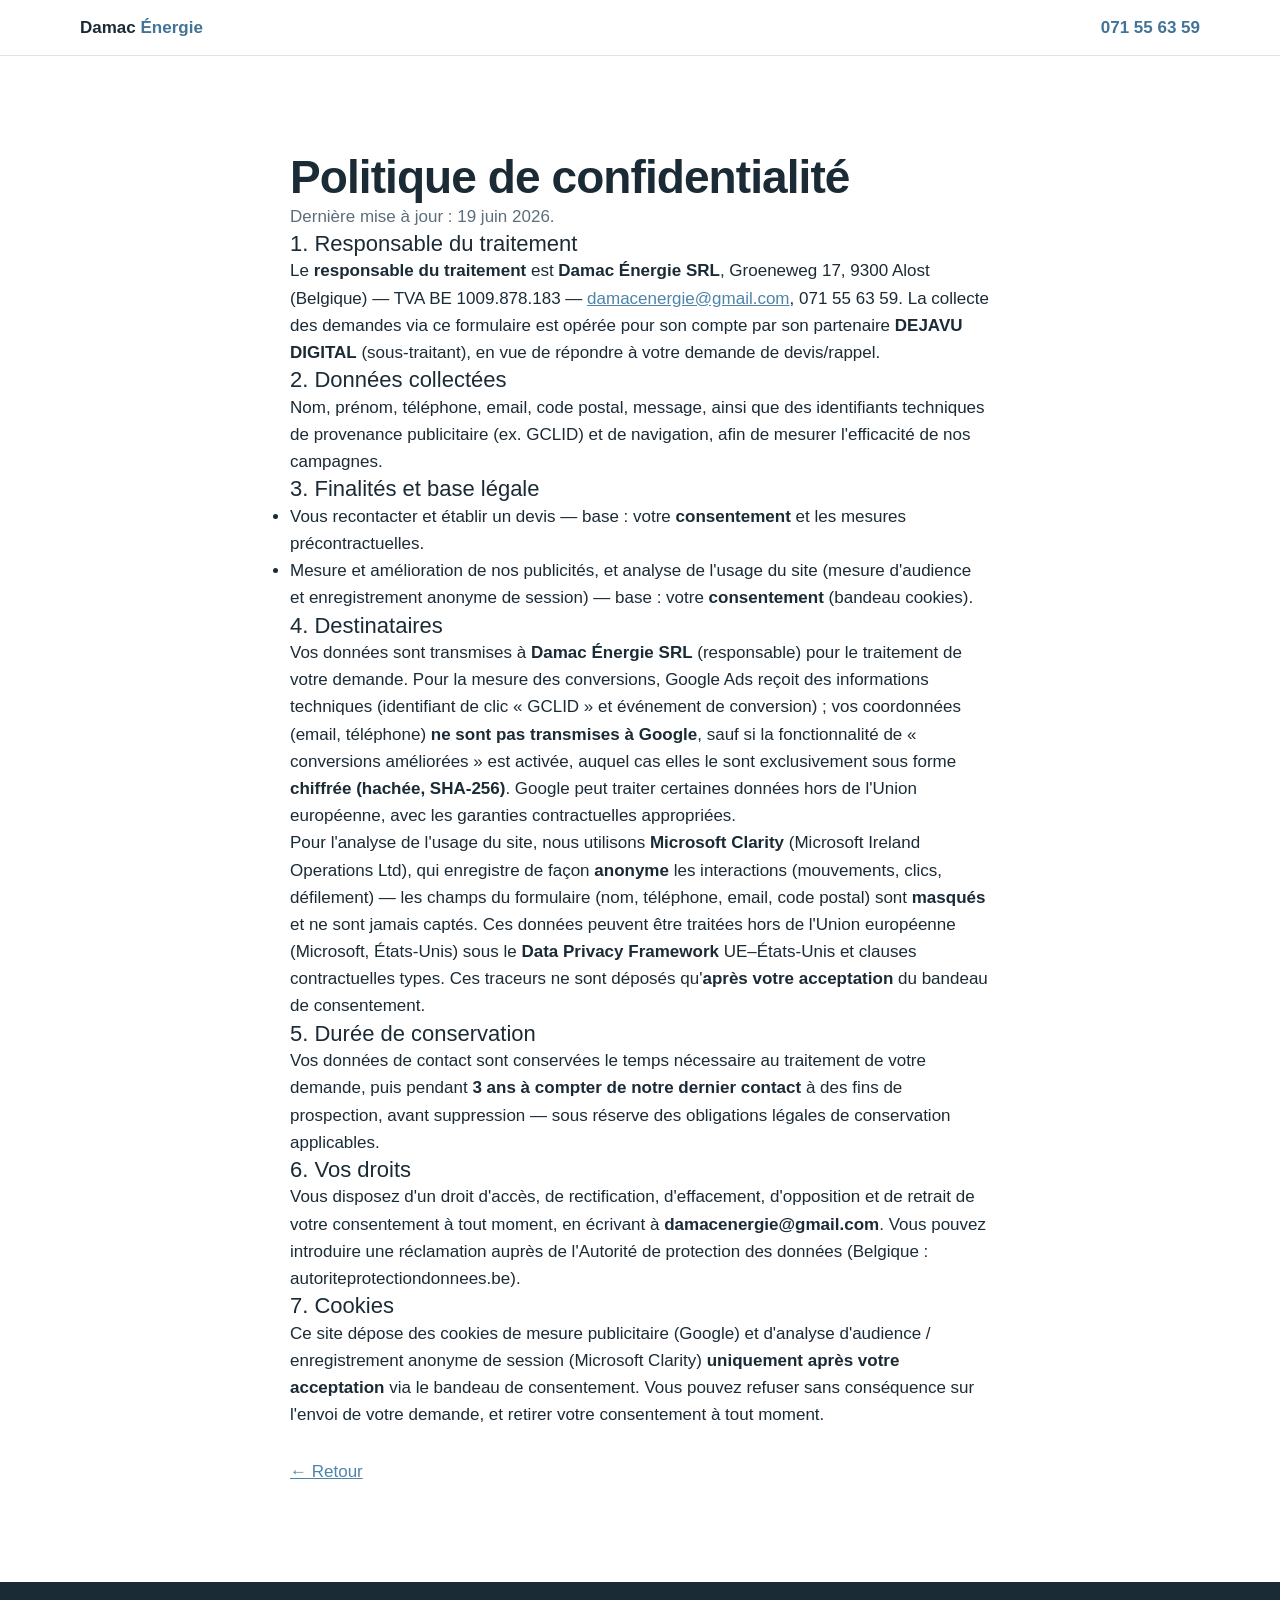
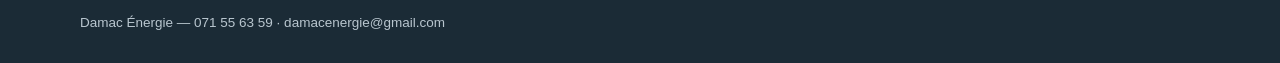
<file: politique-confidentialite.html>
<!DOCTYPE html>
<html lang="fr">
<head>
<meta charset="utf-8">
<link rel="icon" href="/favicon.ico" sizes="48x48">
<link rel="icon" type="image/png" sizes="192x192" href="/assets/favicon-192.png">
<link rel="apple-touch-icon" href="/assets/apple-touch-icon.png">
<meta name="viewport" content="width=device-width, initial-scale=1">
<title>Politique de confidentialité — Damac Énergie</title>
<meta name="robots" content="noindex">
<link rel="stylesheet" href="assets/style.css">
</head>
<body>
<header class="top"><div class="wrap">
  <div class="logo">Damac <span>Énergie</span></div>
  <a class="tel" href="tel:+3271556359">071 55 63 59</a>
</div></header>

<section><div class="wrap" style="max-width:780px">
  <h1>Politique de confidentialité</h1>
  <p style="color:var(--gris)">Dernière mise à jour : 19 juin 2026.</p>

  <h3>1. Responsable du traitement</h3>
  <p>Le <strong>responsable du traitement</strong> est <strong>Damac Énergie SRL</strong>, Groeneweg 17, 9300 Alost (Belgique) — TVA BE 1009.878.183 — <a href="mailto:damacenergie@gmail.com">damacenergie@gmail.com</a>, 071 55 63 59. La collecte des demandes via ce formulaire est opérée pour son compte par son partenaire <strong>DEJAVU DIGITAL</strong> (sous-traitant), en vue de répondre à votre demande de devis/rappel.</p>

  <h3>2. Données collectées</h3>
  <p>Nom, prénom, téléphone, email, code postal, message, ainsi que des identifiants techniques de provenance publicitaire (ex. GCLID) et de navigation, afin de mesurer l'efficacité de nos campagnes.</p>

  <h3>3. Finalités et base légale</h3>
  <ul>
    <li>Vous recontacter et établir un devis — base : votre <strong>consentement</strong> et les mesures précontractuelles.</li>
    <li>Mesure et amélioration de nos publicités, et analyse de l'usage du site (mesure d'audience et enregistrement anonyme de session) — base : votre <strong>consentement</strong> (bandeau cookies).</li>
  </ul>

  <h3>4. Destinataires</h3>
  <p>Vos données sont transmises à <strong>Damac Énergie SRL</strong> (responsable) pour le traitement de votre demande. Pour la mesure des conversions, Google Ads reçoit des informations techniques (identifiant de clic « GCLID » et événement de conversion) ; vos coordonnées (email, téléphone) <strong>ne sont pas transmises à Google</strong>, sauf si la fonctionnalité de « conversions améliorées » est activée, auquel cas elles le sont exclusivement sous forme <strong>chiffrée (hachée, SHA-256)</strong>. Google peut traiter certaines données hors de l'Union européenne, avec les garanties contractuelles appropriées.</p>
  <p>Pour l'analyse de l'usage du site, nous utilisons <strong>Microsoft Clarity</strong> (Microsoft Ireland Operations Ltd), qui enregistre de façon <strong>anonyme</strong> les interactions (mouvements, clics, défilement) — les champs du formulaire (nom, téléphone, email, code postal) sont <strong>masqués</strong> et ne sont jamais captés. Ces données peuvent être traitées hors de l'Union européenne (Microsoft, États-Unis) sous le <strong>Data Privacy Framework</strong> UE–États-Unis et clauses contractuelles types. Ces traceurs ne sont déposés qu'<strong>après votre acceptation</strong> du bandeau de consentement.</p>

  <h3>5. Durée de conservation</h3>
  <p>Vos données de contact sont conservées le temps nécessaire au traitement de votre demande, puis pendant <strong>3 ans à compter de notre dernier contact</strong> à des fins de prospection, avant suppression — sous réserve des obligations légales de conservation applicables.</p>

  <h3>6. Vos droits</h3>
  <p>Vous disposez d'un droit d'accès, de rectification, d'effacement, d'opposition et de retrait de votre consentement à tout moment, en écrivant à <strong>damacenergie@gmail.com</strong>. Vous pouvez introduire une réclamation auprès de l'Autorité de protection des données (Belgique : autoriteprotectiondonnees.be).</p>

  <h3>7. Cookies</h3>
  <p>Ce site dépose des cookies de mesure publicitaire (Google) et d'analyse d'audience / enregistrement anonyme de session (Microsoft Clarity) <strong>uniquement après votre acceptation</strong> via le bandeau de consentement. Vous pouvez refuser sans conséquence sur l'envoi de votre demande, et retirer votre consentement à tout moment.</p>

  <p style="margin-top:30px"><a href="index.html">← Retour</a></p>
</div></section>

<footer><div class="wrap">
  <div>Damac Énergie — 071 55 63 59 · damacenergie@gmail.com</div>
</div></footer>
</body>
</html>
</file>
<file: assets/style.css>
/* ============================================================
   HAQUA-Q — Design system (spec SPEC-DESIGN-LANDING.md)
   Références : SoluCalc (structure), Sunrun (formulaire), Mitte/Aarke (visuel).
   Principes : 1 élévation forte (carte formulaire), rayons unifiés (16/999/10),
   blancs généreux (96/56px), vert/rouge réservés au comparatif.
   ============================================================ */
/* fonts via <link> head (perf) */

:root{
  /* Palette (marque Haqua) */
  --primaire:#437397; --medium:#4d84aa; --wash:#EAF1F6; --tint:#F5F9FC;
  --encre:#1B2B36; --gris:#5C6E7A; --bord:#DBE4EA; --blanc:#fff;
  --ok:#2E9E7B; --ko:#C0574E;               /* réservés au comparatif */
  /* Typo */
  --font-display:'Poppins',-apple-system,BlinkMacSystemFont,"Segoe UI",Roboto,Arial,sans-serif;
  --font-body:'DM Sans',-apple-system,BlinkMacSystemFont,"Segoe UI",Roboto,Helvetica,Arial,sans-serif;
  /* Système */
  --r:16px; --r-chip:10px; --max:1200px;
  --ombre-forte:0 20px 50px rgba(67,115,151,.18);
  --ombre-douce:0 2px 10px rgba(27,43,54,.06);
  --ombre-cta:0 4px 12px rgba(67,115,151,.25);
  --focus:0 0 0 3px rgba(77,132,170,.25);
}

*{box-sizing:border-box;margin:0;padding:0}
html{scroll-behavior:smooth}
body{color:var(--encre);background:var(--blanc);line-height:1.6;font-size:17px;font-family:var(--font-body);-webkit-font-smoothing:antialiased}
img{max-width:100%;display:block}
a{color:var(--medium)}
.wrap{max-width:var(--max);margin:0 auto;padding:0 40px}
h1,h2,h3{font-family:var(--font-display);color:var(--encre)}
h1{font-size:46px;font-weight:600;line-height:1.1;letter-spacing:-.02em}
h2{font-size:34px;font-weight:600;line-height:1.15;letter-spacing:-.02em}
h3{font-size:22px;font-weight:500;line-height:1.25}
section{padding:96px 0}
section p.st{color:var(--gris);max-width:65ch;margin:14px 0 40px;font-size:17px}
.alt{background:var(--tint)}

/* ---------- Nav sticky ---------- */
.topbar{background:rgba(255,255,255,.94);backdrop-filter:blur(8px);position:sticky;top:0;z-index:40;border-bottom:1px solid var(--bord)}
.topbar .wrap{display:flex;align-items:center;justify-content:space-between;gap:16px;padding:9px 40px;min-height:60px}
.brand{display:flex;align-items:center;gap:12px}
.brand img{height:30px;width:auto}
.brand small{color:var(--gris);font-size:12px;font-weight:500;border-left:1px solid var(--bord);padding-left:12px}
.nav-actions{display:flex;align-items:center;gap:18px}
.topbar .phone{color:var(--encre);font-weight:600;text-decoration:none;display:flex;align-items:center;gap:8px;font-size:14.5px}
.topbar .phone svg{width:15px;height:15px;stroke:var(--primaire);fill:none}
.topbar .phone small{display:block;color:var(--gris);font-weight:400;font-size:11px}
.pill{display:inline-flex;align-items:center;justify-content:center;gap:8px;padding:10px 20px;border-radius:999px;border:none;
  background:var(--primaire);color:#fff;font-family:var(--font-display);font-weight:500;font-size:14.5px;text-decoration:none;
  cursor:pointer;transition:background .15s,transform .15s}
.pill:hover{background:var(--medium);transform:translateY(-1px)}

/* ---------- Hero (split 55/45) ---------- */
.hero{padding:56px 0 72px;background:var(--blanc)}
.hero-grid{display:grid;grid-template-columns:55fr 45fr;gap:48px;align-items:center}
.hero-visual{position:relative;display:flex;align-items:center;justify-content:center;
  background:radial-gradient(closest-side,var(--wash) 0%,rgba(234,241,246,.4) 68%,transparent 100%);border-radius:24px;padding:8px}
.hero-visual img{width:100%;max-width:620px;height:auto;animation:pose .6s cubic-bezier(.22,1,.36,1) both}
@keyframes pose{from{opacity:0;transform:scale(.98)}to{opacity:1;transform:scale(1)}}
.eyebrow{color:var(--medium);font-family:var(--font-body);font-weight:500;font-size:14px;letter-spacing:.08em;text-transform:uppercase;margin-bottom:14px;display:block}
.hero h1{margin-bottom:14px}
.lede{font-size:19px;line-height:1.55;color:var(--gris);margin-bottom:26px;max-width:34em}
.lede b{color:var(--encre)}

/* ---------- Carte formulaire (UNIQUE élévation forte) ---------- */
.form-card{background:var(--tint);border-radius:var(--r);box-shadow:var(--ombre-forte);border:1px solid rgba(67,115,151,.10);padding:24px}
.form-head{display:flex;align-items:baseline;justify-content:space-between;gap:10px;margin-bottom:14px}
.form-head h2{font-size:21px}
.form-head .badge{font-size:11px;font-weight:500;color:var(--primaire);background:rgba(67,115,151,.10);padding:5px 11px;border-radius:999px;letter-spacing:.04em;text-transform:uppercase;white-space:nowrap}
.steplabel{font-size:14px;font-weight:500;color:var(--encre);margin-bottom:10px;display:block}
.chips{display:flex;flex-wrap:wrap;gap:10px;margin-bottom:6px}
.chip{border:1.5px solid var(--bord);background:#fff;border-radius:var(--r-chip);padding:11px 14px;font-family:var(--font-body);
  font-size:14px;font-weight:500;color:var(--encre);cursor:pointer;transition:border-color .15s,background .15s;min-height:44px}
.chip:hover{border-color:var(--medium)}
.chip.on{border-color:var(--primaire);background:rgba(67,115,151,.08);color:var(--primaire)}
.form-grid{display:grid;grid-template-columns:1fr 1fr;gap:12px}
.field{display:flex;flex-direction:column;gap:6px}
.field.full{grid-column:1/-1}
.field label{font-size:13px;font-weight:500;color:var(--encre)}
.field input{padding:12px 14px;border:1.5px solid var(--bord);border-radius:10px;font-family:inherit;font-size:15px;color:var(--encre);background:#fff;width:100%;transition:border-color .15s,box-shadow .15s}
.field input:focus{outline:none;border-color:var(--medium);box-shadow:var(--focus)}
.consent{display:flex;gap:9px;align-items:flex-start;font-size:12.5px;color:var(--gris);margin:14px 0 4px}
.consent input{margin-top:3px;width:auto}
.btn{display:inline-flex;align-items:center;justify-content:center;gap:10px;width:100%;padding:15px 24px;border-radius:999px;border:none;
  background:var(--primaire);color:#fff;font-family:var(--font-display);font-size:16px;font-weight:500;cursor:pointer;text-decoration:none;
  box-shadow:var(--ombre-cta);transition:background .15s,transform .15s;margin-top:12px}
.btn:hover{background:var(--medium);transform:translateY(-1px)}
.btn svg{width:18px;height:18px;stroke:#fff;fill:none}
.err{color:var(--ko);font-size:13px;margin-top:8px;display:none}
.price-anchor{font-size:14px;color:var(--gris);margin-top:12px;text-align:center}
.price-anchor b{color:var(--encre)}
.form-note{display:flex;align-items:center;justify-content:center;gap:7px;font-size:12px;color:var(--gris);margin-top:8px}
.form-note svg{width:13px;height:13px;stroke:var(--primaire);fill:none;flex-shrink:0}
.backlink{background:none;border:none;color:var(--gris);font-size:12.5px;cursor:pointer;text-decoration:underline;font-family:inherit;padding:0;margin-top:10px}

/* ---------- Trust strip ---------- */
.trust{background:var(--blanc);border-top:1px solid var(--bord);border-bottom:1px solid var(--bord)}
.trust .wrap{display:flex;align-items:center;justify-content:center;gap:30px;padding:14px 40px;flex-wrap:wrap;font-size:14px;color:var(--encre);font-weight:500}
.trust .item{display:flex;align-items:center;gap:8px}
.trust .item svg{width:16px;height:16px;stroke:var(--primaire);fill:none}
.trust .sep{width:1px;height:14px;background:var(--bord)}

/* ---------- Cartes bénéfices ---------- */
.cards3{display:grid;grid-template-columns:repeat(3,1fr);gap:24px}
.card{background:#fff;border:1px solid var(--bord);border-radius:var(--r);padding:28px;box-shadow:var(--ombre-douce)}
.alt .card{background:#fff}
.card .ico{width:44px;height:44px;border-radius:12px;background:var(--wash);display:grid;place-items:center;margin-bottom:16px}
.card .ico svg{width:22px;height:22px;stroke:var(--primaire);fill:none}
.card h3{margin-bottom:8px;font-size:20px}
.card p{color:var(--gris);font-size:15px}
.card .stat{font-family:var(--font-display);font-weight:600;font-size:34px;color:var(--primaire);letter-spacing:-.02em}

/* ---------- Tableaux (preuve + comparatif) ---------- */
.tablewrap{overflow-x:auto;border:1px solid var(--bord);border-radius:var(--r);background:#fff;box-shadow:var(--ombre-douce)}
.compare{width:100%;border-collapse:collapse;font-size:15px;min-width:560px}
.compare th,.compare td{padding:13px 18px;text-align:left;border-bottom:1px solid var(--bord);vertical-align:top}
.compare tr:last-child td{border-bottom:none}
.compare thead th{background:var(--tint);font-family:var(--font-display);font-weight:500;font-size:14px;color:var(--encre)}
.compare thead th.us{color:var(--primaire)}
.compare .us{background:rgba(67,115,151,.05);font-weight:500}
.compare .ok{color:var(--ok);font-weight:600}
.compare .x{color:var(--ko);font-weight:600}
.micro{font-size:12.5px;color:var(--gris);margin-top:14px;max-width:75ch}
.badges{display:flex;gap:12px;flex-wrap:wrap;margin-top:22px}
.badges span{background:#fff;border:1px solid var(--bord);border-radius:var(--r-chip);padding:9px 14px;font-size:13.5px;font-weight:500;color:var(--encre);display:flex;align-items:center;gap:8px}
.badges svg{width:15px;height:15px;stroke:var(--primaire);fill:none}

/* ---------- Étapes / installation ---------- */
.steps{display:grid;grid-template-columns:repeat(4,1fr);gap:24px;margin-bottom:28px}
.step .n{width:40px;height:40px;border-radius:12px;background:var(--primaire);color:#fff;font-family:var(--font-display);font-weight:600;display:grid;place-items:center;margin-bottom:12px;font-size:17px}
.step p{color:var(--gris);font-size:15px}
.step b{color:var(--encre)}
.figure{border-radius:var(--r);overflow:hidden;border:1px solid var(--bord);background:#fff;box-shadow:var(--ombre-douce)}
.figcap{font-size:13px;color:var(--gris);text-align:center;margin-top:10px}

/* ---------- Bloc prix ---------- */
.pricebox{background:#fff;border:1px solid var(--bord);border-radius:var(--r);box-shadow:var(--ombre-douce);padding:40px;display:grid;grid-template-columns:1.1fr .9fr;gap:36px;align-items:center}
.pricebox .amount{font-family:var(--font-display);font-weight:600;font-size:44px;color:var(--primaire);letter-spacing:-.02em;line-height:1}
.pricebox .amount small{font-size:17px;color:var(--gris);font-weight:400;letter-spacing:0}
.pricebox ul{list-style:none;margin-top:18px}
.pricebox li{display:flex;gap:10px;align-items:flex-start;color:var(--gris);font-size:15px;margin-bottom:9px}
.pricebox li svg{width:17px;height:17px;stroke:var(--ok);fill:none;flex-shrink:0;margin-top:2px}
.pricebox li b{color:var(--encre)}

/* ---------- FAQ (details natif) ---------- */
.faq{max-width:820px}
.faq details{background:#fff;border:1px solid var(--bord);border-radius:var(--r);margin-bottom:12px;box-shadow:var(--ombre-douce)}
.faq summary{cursor:pointer;padding:18px 22px;font-family:var(--font-display);font-weight:500;font-size:17px;color:var(--encre);list-style:none;display:flex;justify-content:space-between;align-items:center;gap:12px}
.faq summary::-webkit-details-marker{display:none}
.faq summary::after{content:"+";font-size:22px;color:var(--medium);flex-shrink:0;transition:transform .2s}
.faq details[open] summary::after{transform:rotate(45deg)}
.faq details p{padding:0 22px 18px;color:var(--gris);font-size:15px}
.faq details b{color:var(--encre)}

/* ---------- Bande CTA finale ---------- */
.cta-band{background:linear-gradient(135deg,var(--primaire),var(--medium));color:#fff;text-align:center}
.cta-band h2,.cta-band p{color:#fff}
.cta-band p{opacity:.92;max-width:60ch;margin:14px auto 30px}
.cta-band .btn{width:auto;background:#fff;color:var(--primaire);box-shadow:0 8px 24px rgba(27,43,54,.25)}
.cta-band .btn:hover{background:var(--tint)}

/* ---------- Footer ---------- */
footer{background:var(--encre);color:#b9c6cf;font-size:13.5px;padding:30px 0}
footer .wrap{display:flex;justify-content:space-between;gap:14px;flex-wrap:wrap}
footer a{color:#dbe6ee}

/* ---------- Barre d'appel mobile ---------- */
.callbar{display:none}

/* ---------- Bandeau cookies ---------- */
#cookie{display:none;position:fixed;left:16px;right:16px;bottom:16px;z-index:60;background:#fff;border:1px solid var(--bord);
  border-radius:var(--r);box-shadow:var(--ombre-forte);padding:18px 20px;max-width:680px;margin:0 auto}
#cookie p{font-size:13px;color:var(--gris);margin-bottom:12px}
#cookie .row{display:flex;gap:10px}
#cookie button{flex:1;padding:11px;border-radius:999px;border:none;font-family:var(--font-display);font-weight:500;font-size:14px;cursor:pointer}
#cookie .ok{background:var(--primaire);color:#fff}
#cookie .no{background:var(--wash);color:var(--encre)}

/* ---------- Reveal au scroll ---------- */
.rv{opacity:0;transform:translateY(16px);transition:opacity .5s cubic-bezier(.22,1,.36,1),transform .5s cubic-bezier(.22,1,.36,1)}
.rv.in{opacity:1;transform:none}
@media (prefers-reduced-motion:reduce){
  .rv{opacity:1;transform:none;transition:none}
  .hero-visual img{animation:none}
  html{scroll-behavior:auto}
}

/* ---------- Compat pages annexes (merci / politique) ---------- */
header.top{background:#fff;border-bottom:1px solid var(--bord)}
header.top .wrap{display:flex;align-items:center;justify-content:space-between;padding:14px 40px}
header.top .logo{font-family:var(--font-display);font-weight:600;color:var(--encre)}
header.top .logo span{color:var(--primaire)}
header.top .tel{color:var(--primaire);font-weight:600;text-decoration:none}
.lead{color:var(--gris);font-size:18px;margin:12px 0 22px}

/* ---------- Responsive ---------- */
@media (max-width:1024px){
  .cards3{grid-template-columns:1fr 1fr}
  .steps{grid-template-columns:1fr 1fr}
  .pricebox{grid-template-columns:1fr}
}
@media (max-width:768px){
  .wrap{padding:0 24px}
  .topbar .wrap{padding:8px 16px}
  .brand small{display:none}
  .topbar .phone span{display:none}
  h1{font-size:32px}
  h2{font-size:26px}
  section{padding:56px 0}
  .hero{padding:28px 0 48px}
  .hero-grid{grid-template-columns:1fr;gap:22px}
  .hero-visual{order:1;padding:0}
  .hero-visual img{max-height:280px;width:auto;margin:0 auto}
  .hero-copy{order:0}
  .lede{font-size:17px}
  .cards3{grid-template-columns:1fr}
  .steps{grid-template-columns:1fr}
  .form-grid{grid-template-columns:1fr}
  .pricebox{padding:26px}
  .pricebox .amount{font-size:36px}
  footer .wrap{flex-direction:column}
  .callbar{display:flex;position:fixed;left:0;right:0;bottom:0;z-index:50;background:#fff;border-top:1px solid var(--bord);box-shadow:0 -6px 20px rgba(27,43,54,.10)}
  .callbar a{flex:1;display:flex;align-items:center;justify-content:center;gap:7px;padding:13px 6px;font-size:13.5px;font-weight:600;text-decoration:none;color:var(--encre)}
  .callbar a svg{width:16px;height:16px}
  .callbar a.alt2{background:var(--primaire);color:#fff}
  body{padding-bottom:52px}
}
</file>
